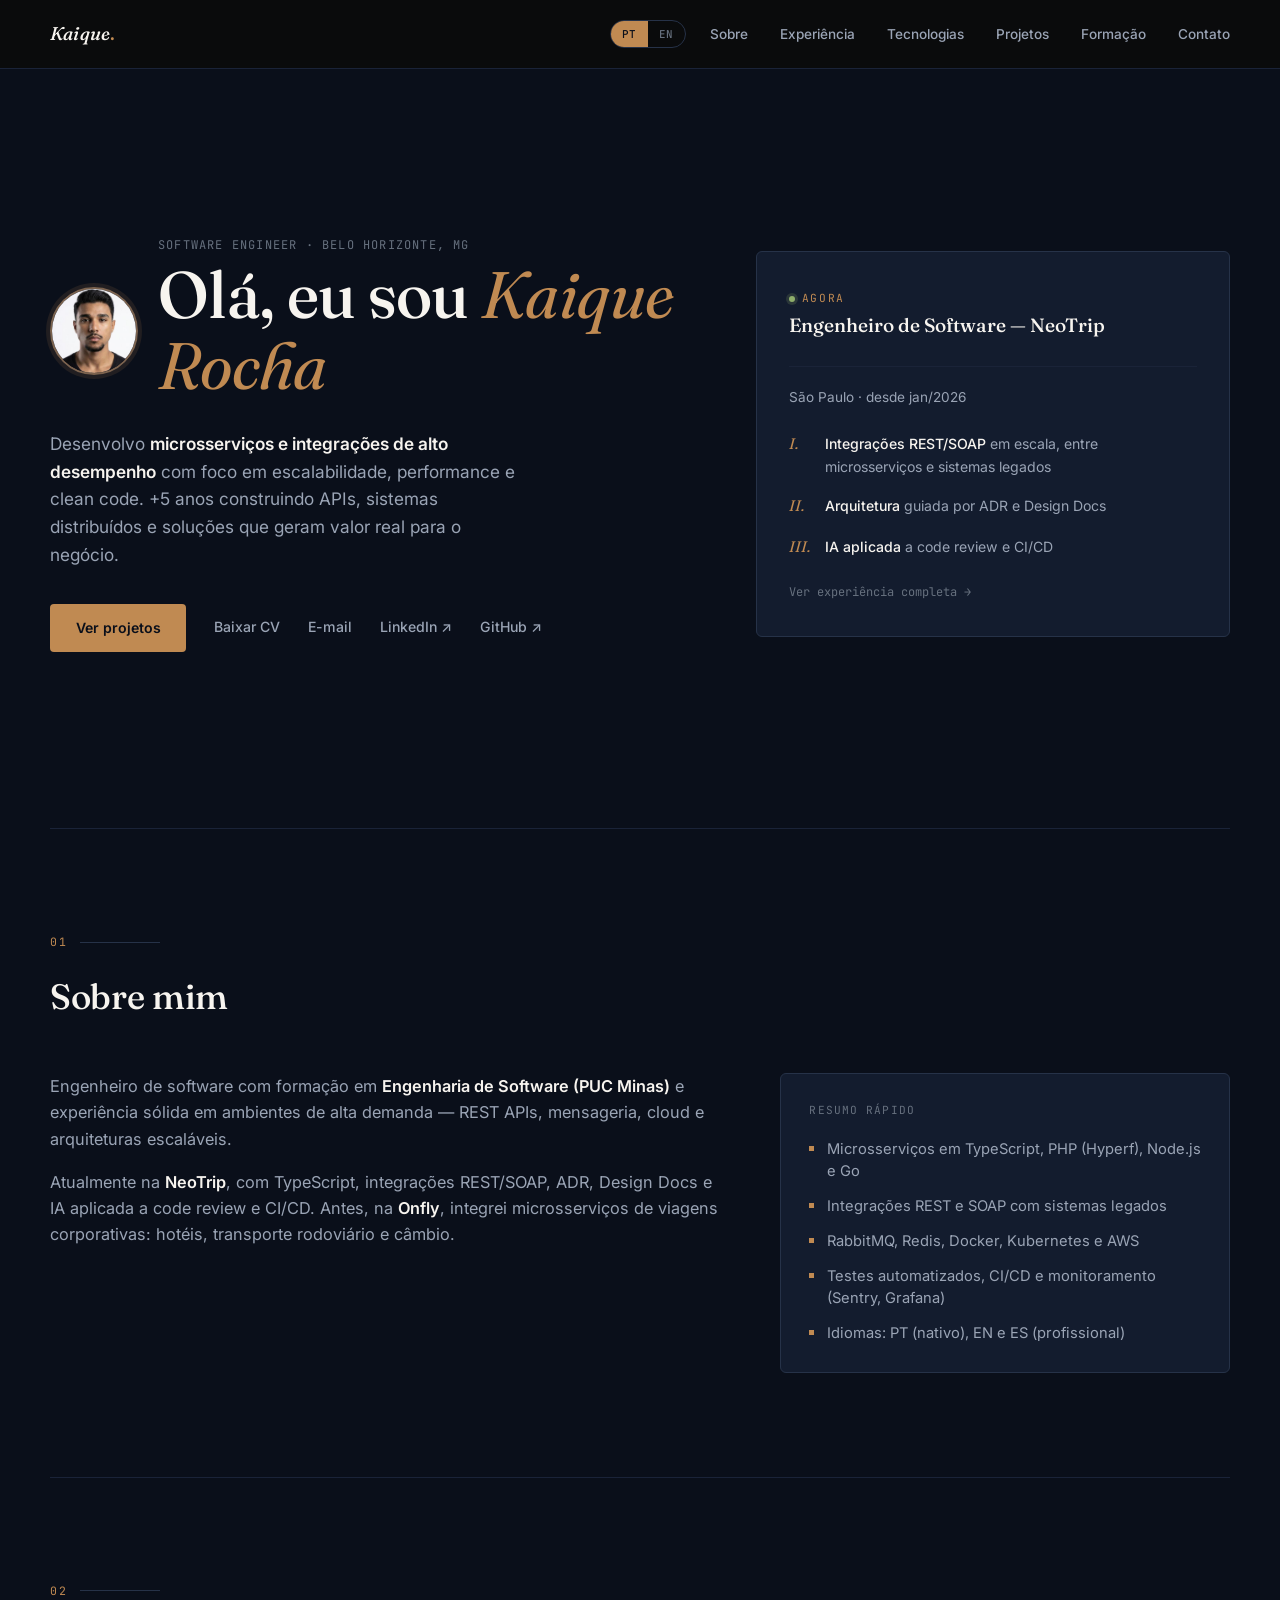
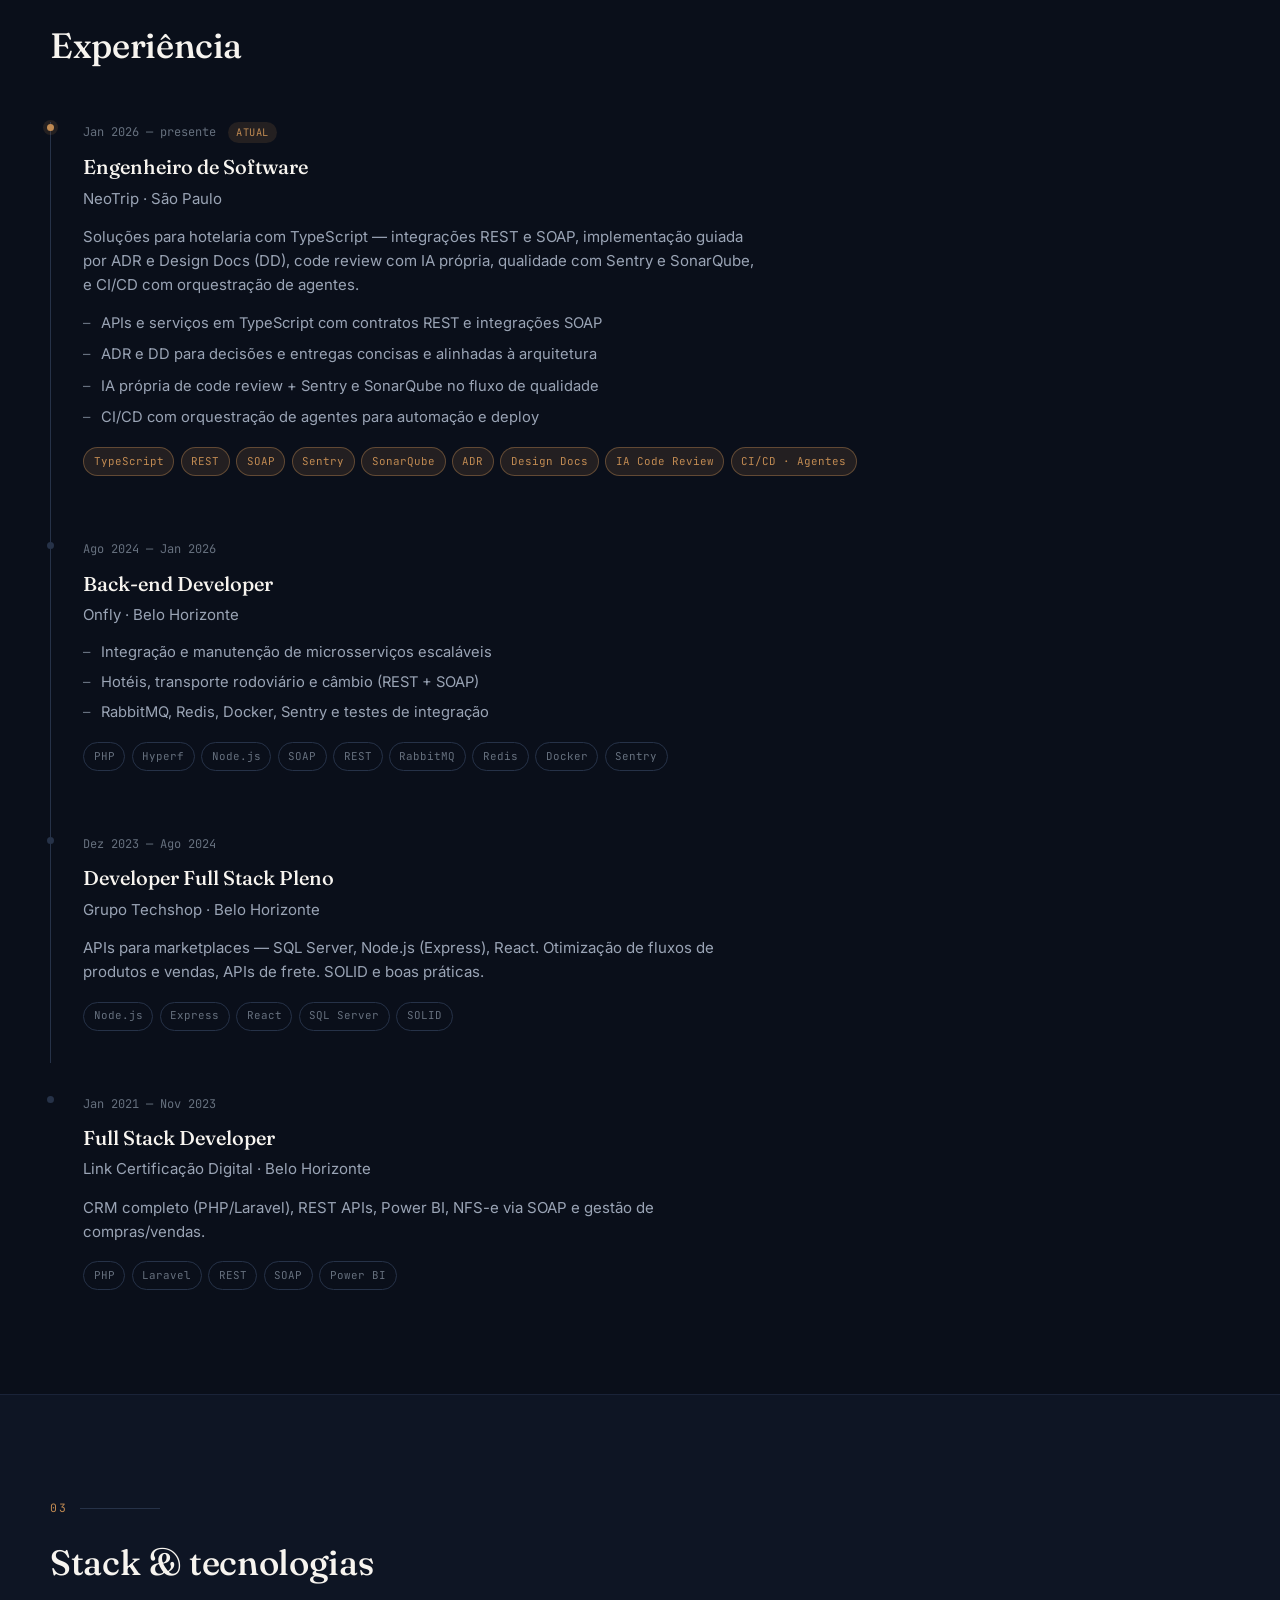
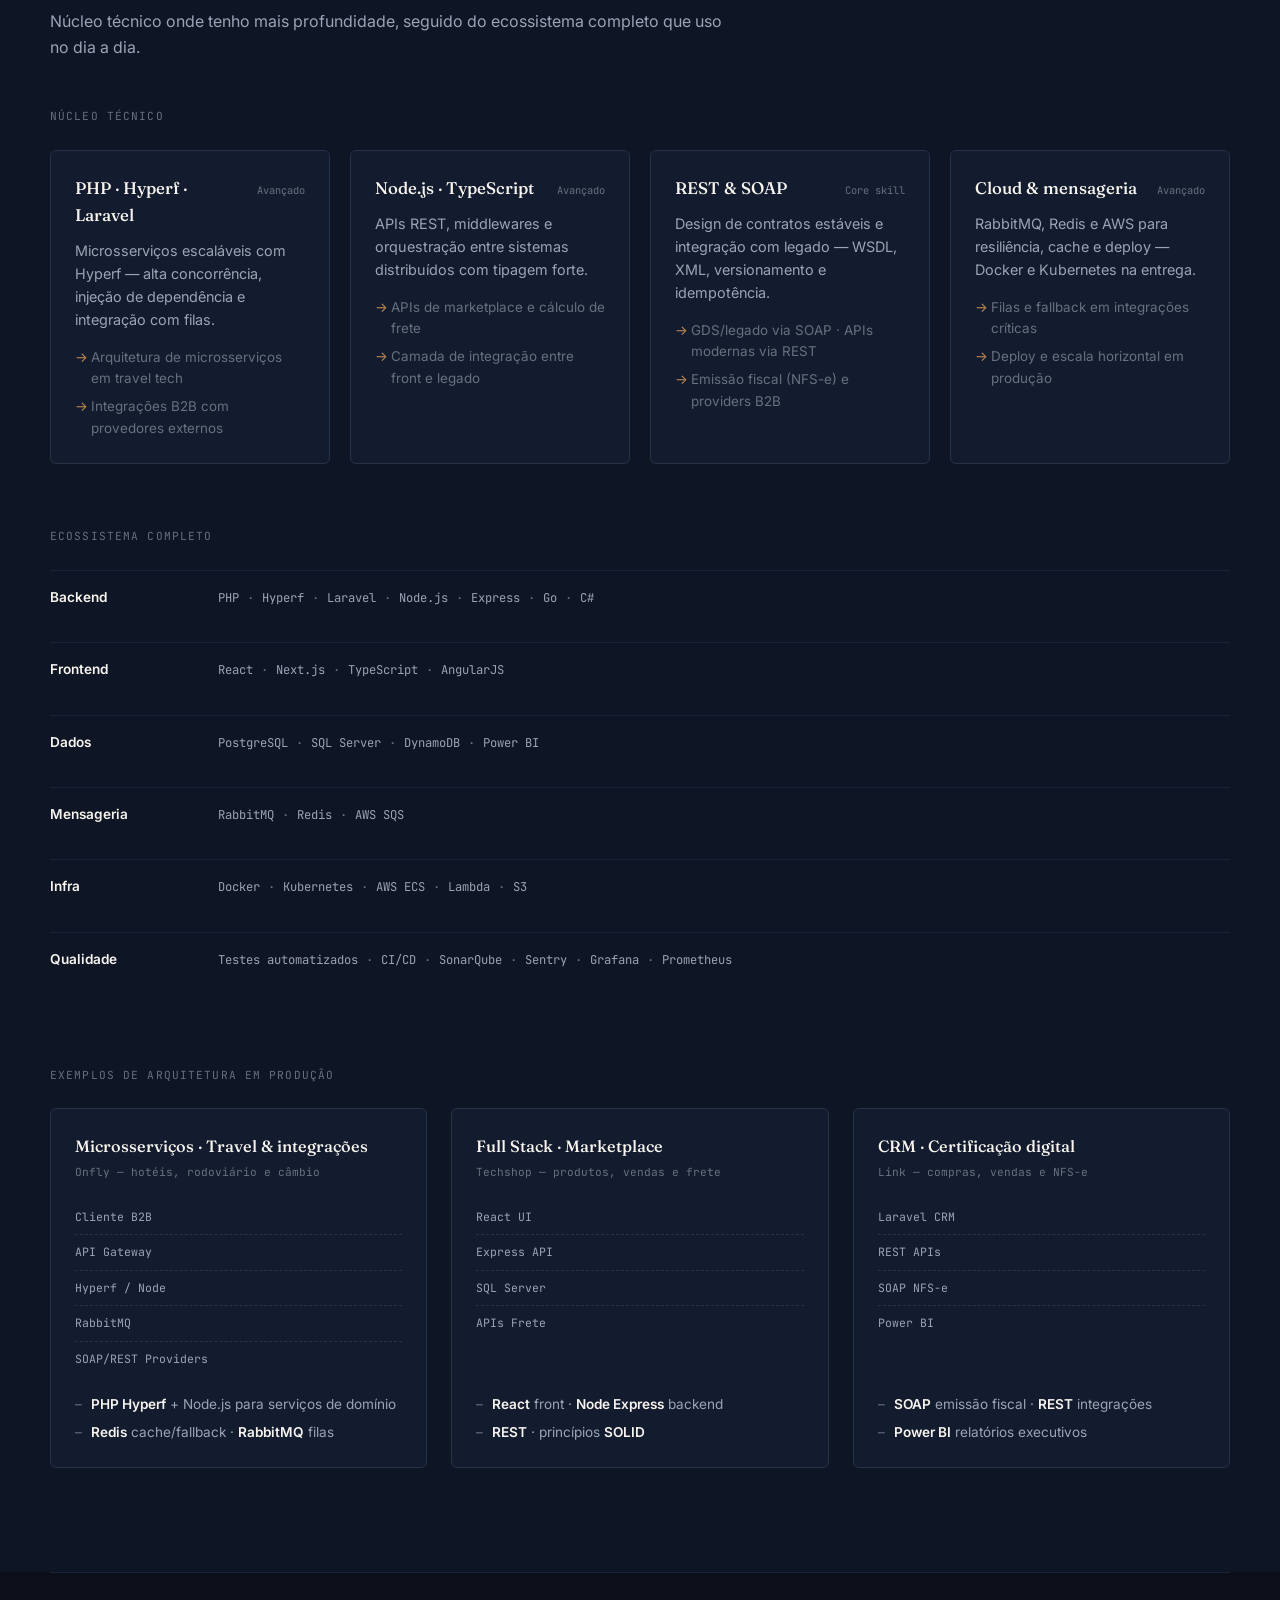
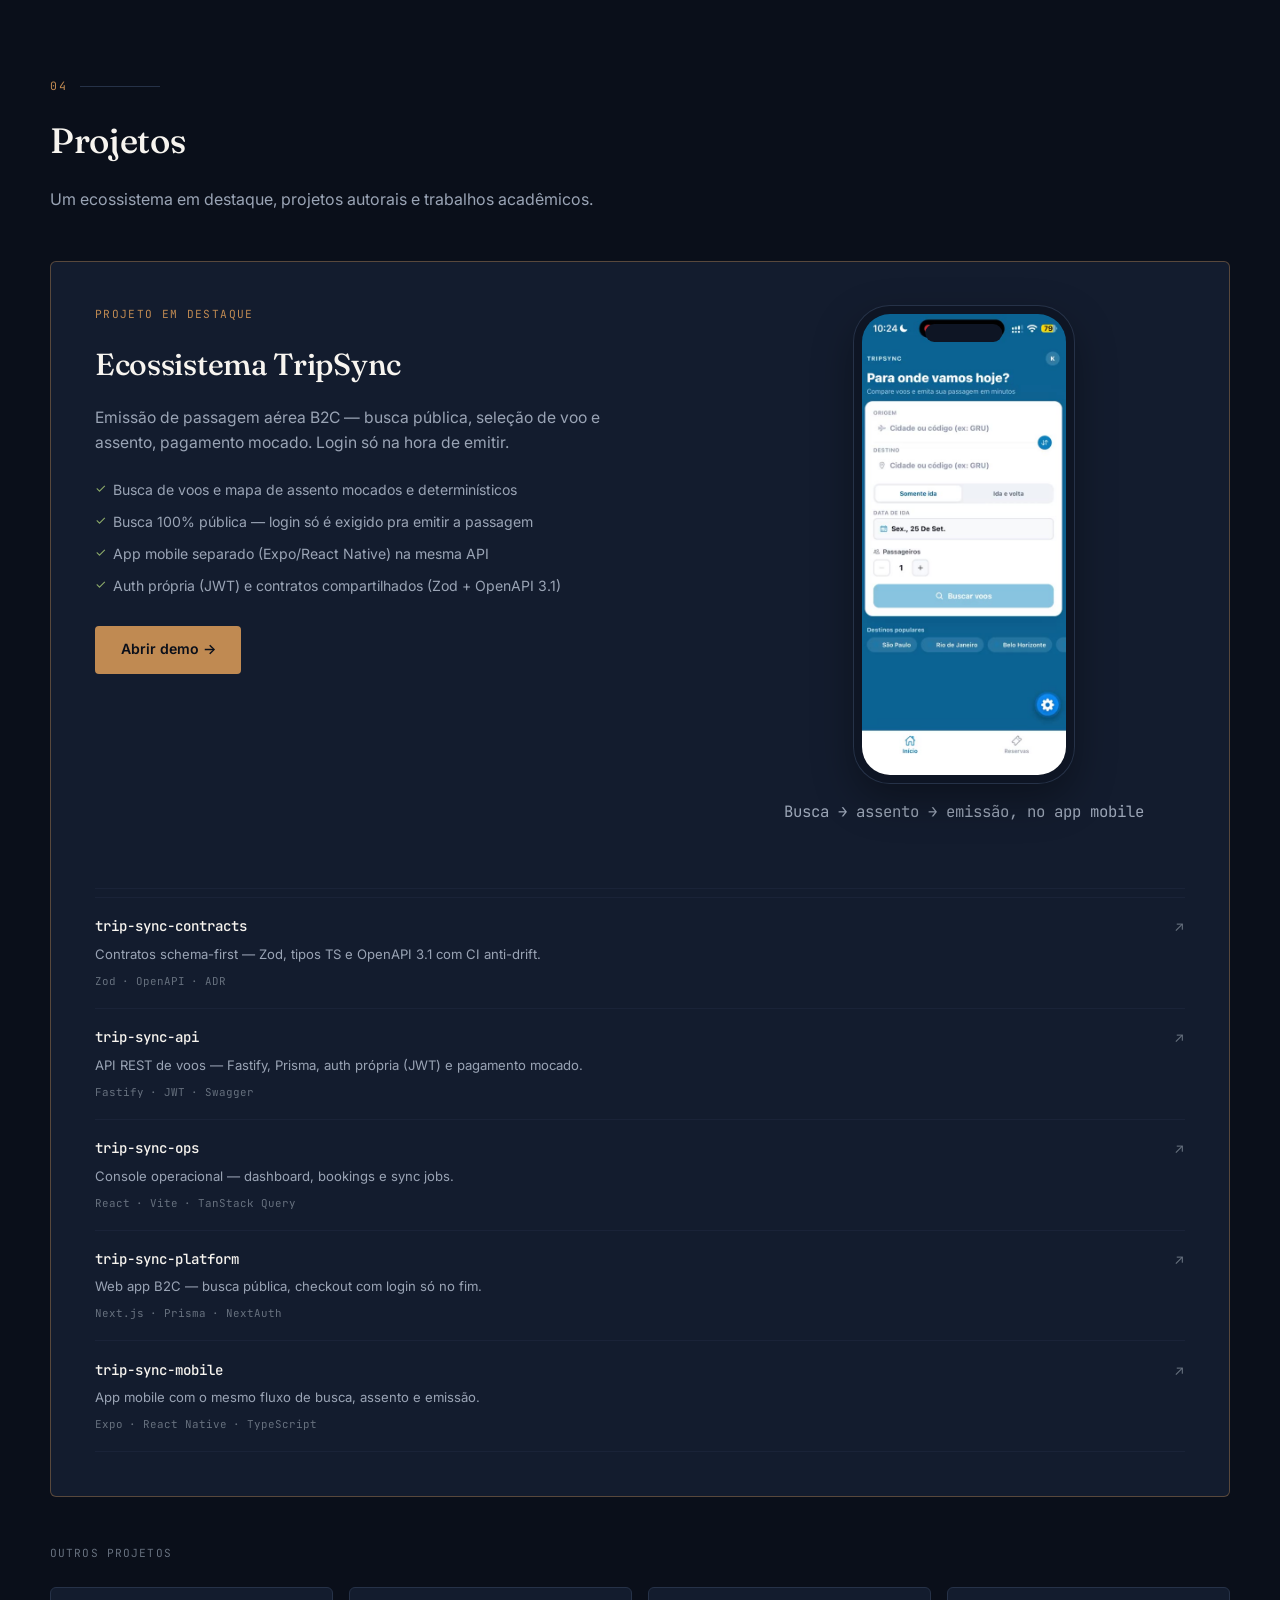
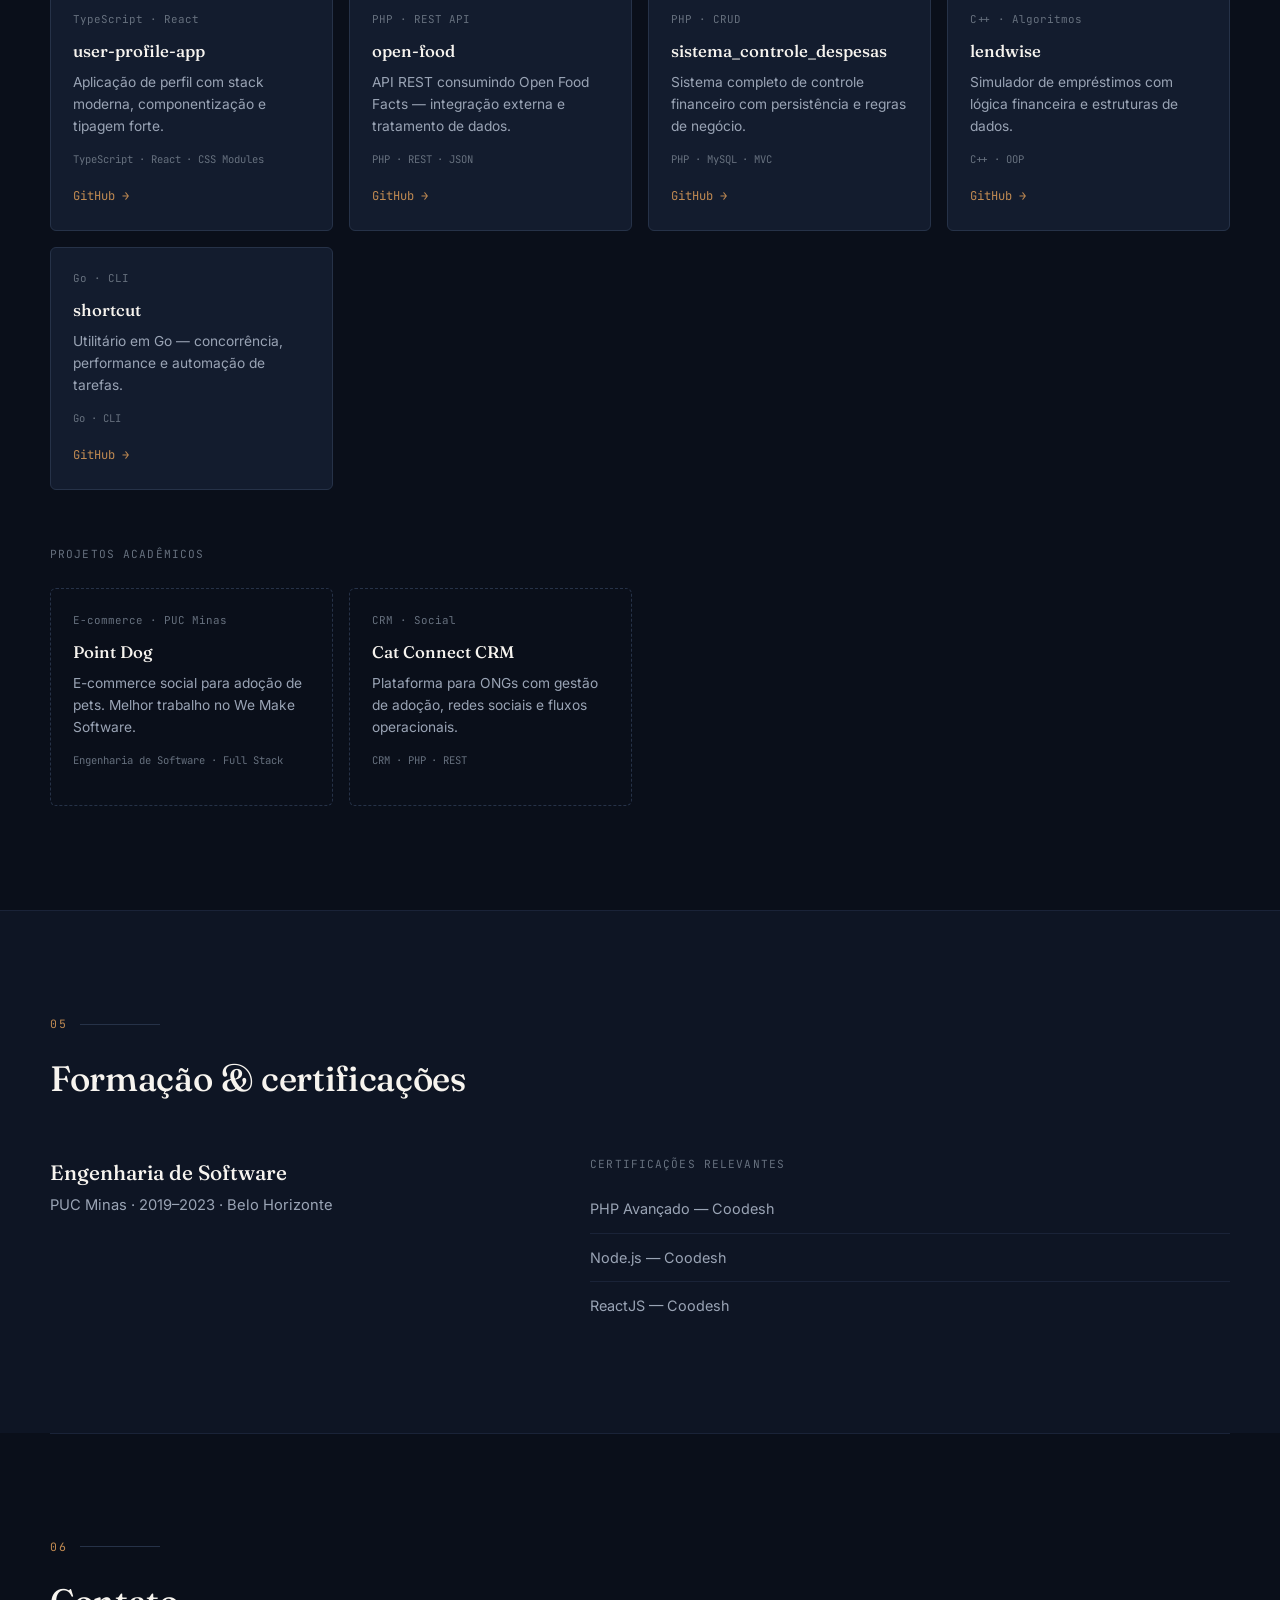
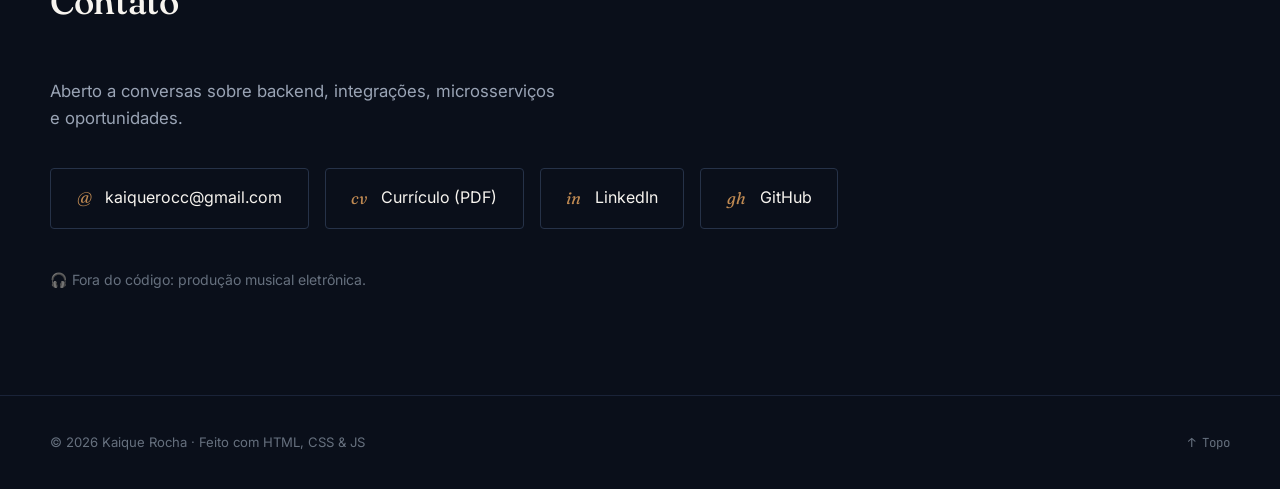
<file: index.html>
<!DOCTYPE html>
<html lang="pt-BR">
<head>
  <meta charset="UTF-8" />
  <meta name="viewport" content="width=device-width, initial-scale=1.0" />
  <meta name="description" content="Kaique Rocha — Software Engineer especializado em microsserviços, integrações e backend de alto desempenho." />
  <meta name="author" content="Kaique Rocha" />
  <meta name="theme-color" content="#0a0f1a" />
  <title>Kaique Rocha · Software Engineer</title>

  <link rel="canonical" href="https://kaiqueroc.github.io/" />
  <link rel="icon" type="image/png" sizes="32x32" href="assets/favicon-32.png" />
  <link rel="icon" type="image/png" sizes="48x48" href="assets/favicon.png" />
  <link rel="apple-touch-icon" href="assets/apple-touch-icon.png" />

  <meta property="og:type" content="website" />
  <meta property="og:locale" content="pt_BR" />
  <meta property="og:locale:alternate" content="en_US" />
  <meta property="og:url" content="https://kaiqueroc.github.io/" />
  <meta property="og:site_name" content="Kaique Rocha" />
  <meta property="og:title" content="Kaique Rocha · Software Engineer" />
  <meta property="og:description" content="Software Engineer especializado em microsserviços, integrações e backend de alto desempenho. +5 anos em APIs, TypeScript, PHP e sistemas distribuídos." />
  <meta property="og:image" content="https://kaiqueroc.github.io/assets/og-image.jpg" />
  <meta property="og:image:width" content="1200" />
  <meta property="og:image:height" content="630" />
  <meta property="og:image:alt" content="Kaique Rocha — Software Engineer" />

  <meta name="twitter:card" content="summary_large_image" />
  <meta name="twitter:title" content="Kaique Rocha · Software Engineer" />
  <meta name="twitter:description" content="Software Engineer especializado em microsserviços, integrações e backend de alto desempenho." />
  <meta name="twitter:image" content="https://kaiqueroc.github.io/assets/og-image.jpg" />

  <script type="application/ld+json">
  {
    "@context": "https://schema.org",
    "@type": "Person",
    "name": "Kaique Rocha",
    "url": "https://kaiqueroc.github.io/",
    "image": "https://kaiqueroc.github.io/assets/avatar.jpg",
    "jobTitle": "Software Engineer",
    "description": "Software Engineer especializado em microsserviços, integrações e backend de alto desempenho.",
    "email": "mailto:kaiquerocc@gmail.com",
    "address": {
      "@type": "PostalAddress",
      "addressLocality": "Belo Horizonte",
      "addressRegion": "MG",
      "addressCountry": "BR"
    },
    "alumniOf": {
      "@type": "CollegeOrUniversity",
      "name": "PUC Minas"
    },
    "knowsAbout": [
      "Microsserviços",
      "TypeScript",
      "PHP",
      "Node.js",
      "Integrações REST",
      "SOAP",
      "RabbitMQ",
      "AWS"
    ],
    "sameAs": [
      "https://www.linkedin.com/in/kaiqueroc",
      "https://github.com/kaiqueRoc"
    ]
  }
  </script>

  <link rel="preconnect" href="https://fonts.googleapis.com" />
  <link rel="preconnect" href="https://fonts.gstatic.com" crossorigin />
  <link href="https://fonts.googleapis.com/css2?family=Fraunces:ital,wght@0,400;0,500;0,600;1,400;1,500&family=Inter:wght@400;500;600;700&family=JetBrains+Mono:wght@400;500&display=swap" rel="stylesheet" />
  <link rel="stylesheet" href="css/style.css" />
</head>
<body>
  <header class="header" id="top">
    <nav class="nav container">
      <a href="#top" class="logo">Kaique<span class="logo-dot">.</span></a>
      <div class="nav-right">
        <div class="lang-switch" role="group" aria-label="Idioma / Language">
          <button type="button" class="lang-btn active" data-lang="pt" aria-pressed="true" data-i18n="lang.pt">PT</button>
          <button type="button" class="lang-btn" data-lang="en" aria-pressed="false" data-i18n="lang.en">EN</button>
        </div>
        <button class="nav-toggle" data-i18n="nav.menu" data-i18n-attr="aria-label" aria-label="Abrir menu" aria-expanded="false">
          <span></span><span></span><span></span>
        </button>
        <ul class="nav-links">
          <li><a href="#sobre" data-i18n="nav.about">Sobre</a></li>
          <li><a href="#experiencia" data-i18n="nav.experience">Experiência</a></li>
          <li><a href="#stack" data-i18n="nav.stack">Tecnologias</a></li>
          <li><a href="#projetos" data-i18n="nav.projects">Projetos</a></li>
          <li><a href="#formacao" data-i18n="nav.education">Formação</a></li>
          <li><a href="#contato" data-i18n="nav.contact">Contato</a></li>
        </ul>
      </div>
    </nav>
  </header>

  <main>
    <section class="hero container">
      <div class="hero-content">
        <div class="hero-identity">
          <img
            class="hero-avatar"
            src="assets/avatar.jpg"
            alt="Foto de Kaique Rocha"
            width="88"
            height="88"
            decoding="async"
          />
          <div>
            <p class="hero-label" data-i18n="hero.label">Software Engineer · Belo Horizonte, MG</p>
            <h1 data-i18n="hero.title" data-i18n-html="true">Olá, eu sou <em>Kaique Rocha</em></h1>
          </div>
        </div>
        <p class="hero-desc" data-i18n="hero.desc" data-i18n-html="true">
          Desenvolvo <strong>microsserviços e integrações de alto desempenho</strong> com foco em
          escalabilidade, performance e clean code. +5 anos construindo APIs, sistemas distribuídos
          e soluções que geram valor real para o negócio.
        </p>
        <div class="hero-cta">
          <a href="#projetos" class="btn btn-primary" data-i18n="hero.cta.projects">Ver projetos</a>
          <a href="assets/kaique-rocha-cv.pdf" class="link-arrow" download data-i18n="hero.cta.cv">Baixar CV</a>
          <a href="mailto:kaiquerocc@gmail.com" class="link-arrow" data-i18n="hero.cta.email">E-mail</a>
          <a href="https://www.linkedin.com/in/kaiqueroc" target="_blank" rel="noopener" class="link-arrow">LinkedIn ↗</a>
          <a href="https://github.com/kaiqueRoc" target="_blank" rel="noopener" class="link-arrow">GitHub ↗</a>
        </div>
      </div>

      <div class="now-card">
        <div class="now-card-head">
          <div>
            <span class="now-label"><span class="now-dot"></span><span data-i18n="now.label">Agora</span></span>
            <h3 data-i18n="now.role">Engenheiro de Software — NeoTrip</h3>
          </div>
        </div>
        <p class="now-meta" data-i18n="now.meta">São Paulo · desde jan/2026</p>
        <ol class="focus-list">
          <li>
            <span class="focus-index">I.</span>
            <p data-i18n="now.f1" data-i18n-html="true"><strong>Integrações REST/SOAP</strong> em escala, entre microsserviços e sistemas legados</p>
          </li>
          <li>
            <span class="focus-index">II.</span>
            <p data-i18n="now.f2" data-i18n-html="true"><strong>Arquitetura</strong> guiada por ADR e Design Docs</p>
          </li>
          <li>
            <span class="focus-index">III.</span>
            <p data-i18n="now.f3" data-i18n-html="true"><strong>IA aplicada</strong> a code review e CI/CD</p>
          </li>
        </ol>
        <a href="#experiencia" class="now-cta" data-i18n="now.cta">Ver experiência completa →</a>
      </div>
    </section>

    <section id="sobre" class="section container">
      <div class="section-head">
        <span class="section-eyebrow">01</span>
        <h2 class="section-title" data-i18n="about.title">Sobre mim</h2>
      </div>
      <div class="about-grid">
        <div class="about-copy">
          <p data-i18n="about.p1" data-i18n-html="true">
            Engenheiro de software com formação em <strong>Engenharia de Software (PUC Minas)</strong>
            e experiência sólida em ambientes de alta demanda — REST APIs, mensageria, cloud e
            arquiteturas escaláveis.
          </p>
          <p data-i18n="about.p2" data-i18n-html="true">
            Atualmente na <strong>NeoTrip</strong>, com TypeScript, REST/SOAP, ADR, Design Docs e IA em code review e CI/CD.
            Antes, na <strong>Onfly</strong>, integrei microsserviços de viagens corporativas:
            reservas de hotéis, transporte rodoviário e câmbio.
          </p>
        </div>
        <aside class="about-facts">
          <p class="about-facts-title" data-i18n="about.facts.title">Resumo rápido</p>
          <ul>
            <li data-i18n="about.l1">Microsserviços em TypeScript, PHP (Hyperf), Node.js e Go</li>
            <li data-i18n="about.l2">Integrações REST e SOAP com sistemas legados</li>
            <li data-i18n="about.l3">RabbitMQ, Redis, Docker, Kubernetes e AWS</li>
            <li data-i18n="about.l4">Testes automatizados, CI/CD e monitoramento (Sentry, Grafana)</li>
            <li data-i18n="about.l5">Idiomas: PT (nativo), EN e ES (profissional)</li>
          </ul>
        </aside>
      </div>
    </section>

    <section id="experiencia" class="section container">
      <div class="section-head">
        <span class="section-eyebrow">02</span>
        <h2 class="section-title" data-i18n="experience.title">Experiência</h2>
      </div>
      <div class="timeline">
        <article class="timeline-item is-current">
          <div class="timeline-meta">
            <span class="timeline-date" data-i18n="exp.n1.date">Jan 2026 — presente</span>
            <span class="timeline-badge" data-i18n="exp.badge">Atual</span>
          </div>
          <h3 data-i18n="exp.n1.role">Engenheiro de Software</h3>
          <p class="timeline-company">NeoTrip · São Paulo</p>
          <p data-i18n="exp.n1.desc">Soluções para hotelaria com TypeScript — integrações REST e SOAP, implementação guiada por ADR e Design Docs (DD), code review com IA própria, qualidade com Sentry e SonarQube, e CI/CD com orquestração de agentes.</p>
          <ul class="timeline-bullets">
            <li data-i18n="exp.n1.b1">APIs e serviços em TypeScript com contratos REST e integrações SOAP</li>
            <li data-i18n="exp.n1.b2">ADR e DD para decisões e entregas concisas e alinhadas à arquitetura</li>
            <li data-i18n="exp.n1.b3">IA própria de code review + Sentry e SonarQube no fluxo de qualidade</li>
            <li data-i18n="exp.n1.b4">CI/CD com orquestração de agentes para automação e deploy</li>
          </ul>
          <div class="timeline-tech">
            <span data-i18n="exp.n1.t1">TypeScript</span><span data-i18n="exp.n1.t2">REST</span><span data-i18n="exp.n1.t3">SOAP</span>
            <span data-i18n="exp.n1.t4">Sentry</span><span data-i18n="exp.n1.t5">SonarQube</span><span data-i18n="exp.n1.t6">ADR</span>
            <span data-i18n="exp.n1.t7">Design Docs</span><span data-i18n="exp.n1.t8">IA Code Review</span><span data-i18n="exp.n1.t9">CI/CD · Agentes</span>
          </div>
        </article>
        <article class="timeline-item">
          <div class="timeline-meta">
            <span class="timeline-date" data-i18n="exp.n2.date">Ago 2024 — Jan 2026</span>
          </div>
          <h3 data-i18n="exp.n2.role">Back-end Developer</h3>
          <p class="timeline-company">Onfly · Belo Horizonte</p>
          <ul>
            <li data-i18n="exp.n2.l1">Integração e manutenção de microsserviços escaláveis</li>
            <li data-i18n="exp.n2.l2">Hotéis, transporte rodoviário e câmbio (REST + SOAP)</li>
            <li data-i18n="exp.n2.l3">RabbitMQ, Redis, Docker, Sentry e testes de integração</li>
          </ul>
          <div class="timeline-tech">
            <span>PHP</span><span>Hyperf</span><span>Node.js</span><span>SOAP</span><span>REST</span>
            <span>RabbitMQ</span><span>Redis</span><span>Docker</span><span>Sentry</span>
          </div>
        </article>
        <article class="timeline-item">
          <div class="timeline-meta">
            <span class="timeline-date" data-i18n="exp.n3.date">Dez 2023 — Ago 2024</span>
          </div>
          <h3 data-i18n="exp.n3.role">Developer Full Stack Pleno</h3>
          <p class="timeline-company">Grupo Techshop · Belo Horizonte</p>
          <p data-i18n="exp.n3.desc">APIs para marketplaces — SQL Server, Node.js (Express), React. Otimização de fluxos de produtos e vendas, APIs de frete. SOLID e boas práticas.</p>
          <div class="timeline-tech">
            <span>Node.js</span><span>Express</span><span>React</span><span>SQL Server</span><span>SOLID</span>
          </div>
        </article>
        <article class="timeline-item">
          <div class="timeline-meta">
            <span class="timeline-date" data-i18n="exp.n4.date">Jan 2021 — Nov 2023</span>
          </div>
          <h3 data-i18n="exp.n4.role">Full Stack Developer</h3>
          <p class="timeline-company">Link Certificação Digital · Belo Horizonte</p>
          <p data-i18n="exp.n4.desc">CRM completo (PHP/Laravel), REST APIs, Power BI, NFS-e via SOAP e gestão de compras/vendas.</p>
          <div class="timeline-tech">
            <span>PHP</span><span>Laravel</span><span>REST</span><span>SOAP</span><span>Power BI</span>
          </div>
        </article>
      </div>
    </section>

    <section id="stack" class="section section-alt">
      <div class="container">
        <div class="section-head">
          <span class="section-eyebrow">03</span>
          <h2 class="section-title" data-i18n="stack.title">Stack &amp; tecnologias</h2>
          <p class="section-intro" data-i18n="stack.intro">Núcleo técnico onde tenho mais profundidade, seguido do ecossistema completo que uso no dia a dia.</p>
        </div>

        <p class="stack-groups-title" data-i18n="stack.core.title">Núcleo técnico</p>
        <div class="stack-core">
          <article class="core-card">
            <div class="core-card-head">
              <h3>PHP · Hyperf · Laravel</h3>
              <span class="core-level">Avançado</span>
            </div>
            <p>Microsserviços escaláveis com Hyperf — alta concorrência, injeção de dependência e integração com filas.</p>
            <ul class="core-uses">
              <li>Arquitetura de microsserviços em travel tech</li>
              <li>Integrações B2B com provedores externos</li>
            </ul>
          </article>
          <article class="core-card">
            <div class="core-card-head">
              <h3>Node.js · TypeScript</h3>
              <span class="core-level">Avançado</span>
            </div>
            <p>APIs REST, middlewares e orquestração entre sistemas distribuídos com tipagem forte.</p>
            <ul class="core-uses">
              <li>APIs de marketplace e cálculo de frete</li>
              <li>Camada de integração entre front e legado</li>
            </ul>
          </article>
          <article class="core-card">
            <div class="core-card-head">
              <h3>REST &amp; SOAP</h3>
              <span class="core-level">Core skill</span>
            </div>
            <p>Design de contratos estáveis e integração com legado — WSDL, XML, versionamento e idempotência.</p>
            <ul class="core-uses">
              <li>GDS/legado via SOAP · APIs modernas via REST</li>
              <li>Emissão fiscal (NFS-e) e providers B2B</li>
            </ul>
          </article>
          <article class="core-card">
            <div class="core-card-head">
              <h3>Cloud &amp; mensageria</h3>
              <span class="core-level">Avançado</span>
            </div>
            <p>RabbitMQ, Redis e AWS para resiliência, cache e deploy — Docker e Kubernetes na entrega.</p>
            <ul class="core-uses">
              <li>Filas e fallback em integrações críticas</li>
              <li>Deploy e escala horizontal em produção</li>
            </ul>
          </article>
        </div>

        <p class="stack-groups-title" data-i18n="stack.ecosystem.title">Ecossistema completo</p>
        <div class="stack-groups">
          <div class="stack-group">
            <span class="stack-group-name">Backend</span>
            <div class="stack-group-tags"><span>PHP</span><span>Hyperf</span><span>Laravel</span><span>Node.js</span><span>Express</span><span>Go</span><span>C#</span></div>
          </div>
          <div class="stack-group">
            <span class="stack-group-name">Frontend</span>
            <div class="stack-group-tags"><span>React</span><span>Next.js</span><span>TypeScript</span><span>AngularJS</span></div>
          </div>
          <div class="stack-group">
            <span class="stack-group-name">Dados</span>
            <div class="stack-group-tags"><span>PostgreSQL</span><span>SQL Server</span><span>DynamoDB</span><span>Power BI</span></div>
          </div>
          <div class="stack-group">
            <span class="stack-group-name">Mensageria</span>
            <div class="stack-group-tags"><span>RabbitMQ</span><span>Redis</span><span>AWS SQS</span></div>
          </div>
          <div class="stack-group">
            <span class="stack-group-name">Infra</span>
            <div class="stack-group-tags"><span>Docker</span><span>Kubernetes</span><span>AWS ECS</span><span>Lambda</span><span>S3</span></div>
          </div>
          <div class="stack-group">
            <span class="stack-group-name">Qualidade</span>
            <div class="stack-group-tags"><span>Testes automatizados</span><span>CI/CD</span><span>SonarQube</span><span>Sentry</span><span>Grafana</span><span>Prometheus</span></div>
          </div>
        </div>

        <div class="arch-section">
          <p class="arch-title-sm" data-i18n="arch.title">Exemplos de arquitetura em produção</p>
          <div class="arch-grid">
            <article class="arch-card">
              <h4 data-i18n="arch.travel.title">Microsserviços · Travel</h4>
              <p class="arch-context" data-i18n="arch.travel.context">Onfly — hotéis, rodoviário e câmbio</p>
              <div class="arch-pipeline">
                <div class="arch-node" data-i18n="arch.travel.s1">Cliente B2B</div>
                <div class="arch-node" data-i18n="arch.travel.s2">API Gateway</div>
                <div class="arch-node" data-i18n="arch.travel.s3">Hyperf / Node</div>
                <div class="arch-node" data-i18n="arch.travel.s4">RabbitMQ</div>
                <div class="arch-node" data-i18n="arch.travel.s5">SOAP/REST Providers</div>
              </div>
              <ul class="arch-stack-list">
                <li data-i18n="arch.travel.l1" data-i18n-html="true"><strong>PHP Hyperf</strong> + Node.js para serviços de domínio</li>
                <li data-i18n="arch.travel.l3" data-i18n-html="true"><strong>Redis</strong> cache/fallback · <strong>RabbitMQ</strong> filas</li>
              </ul>
            </article>
            <article class="arch-card">
              <h4 data-i18n="arch.market.title">Full Stack · Marketplace</h4>
              <p class="arch-context" data-i18n="arch.market.context">Techshop — produtos, vendas e frete</p>
              <div class="arch-pipeline">
                <div class="arch-node" data-i18n="arch.market.s1">React UI</div>
                <div class="arch-node" data-i18n="arch.market.s2">Express API</div>
                <div class="arch-node" data-i18n="arch.market.s3">SQL Server</div>
                <div class="arch-node" data-i18n="arch.market.s4">APIs Frete</div>
              </div>
              <ul class="arch-stack-list">
                <li data-i18n="arch.market.l1" data-i18n-html="true"><strong>React</strong> front · <strong>Node Express</strong> backend</li>
                <li data-i18n="arch.market.l3" data-i18n-html="true"><strong>REST</strong> · princípios <strong>SOLID</strong></li>
              </ul>
            </article>
            <article class="arch-card">
              <h4 data-i18n="arch.crm.title">CRM · Certificação digital</h4>
              <p class="arch-context" data-i18n="arch.crm.context">Link — compras, vendas e NFS-e</p>
              <div class="arch-pipeline">
                <div class="arch-node" data-i18n="arch.crm.s1">Laravel CRM</div>
                <div class="arch-node" data-i18n="arch.crm.s2">REST APIs</div>
                <div class="arch-node" data-i18n="arch.crm.s3">SOAP NFS-e</div>
                <div class="arch-node" data-i18n="arch.crm.s4">Power BI</div>
              </div>
              <ul class="arch-stack-list">
                <li data-i18n="arch.crm.l2" data-i18n-html="true"><strong>SOAP</strong> emissão fiscal · <strong>REST</strong> integrações</li>
                <li data-i18n="arch.crm.l3" data-i18n-html="true"><strong>Power BI</strong> relatórios executivos</li>
              </ul>
            </article>
          </div>
        </div>
      </div>
    </section>

    <section id="projetos" class="section container">
      <div class="section-head">
        <span class="section-eyebrow">04</span>
        <h2 class="section-title" data-i18n="projects.title">Projetos</h2>
        <p class="section-intro" data-i18n="projects.intro">Um ecossistema em destaque, projetos autorais e trabalhos acadêmicos.</p>
      </div>

      <div class="featured-project">
        <div class="featured-project-main">
          <div>
            <span class="featured-label" data-i18n="projects.featured.label">Projeto em destaque</span>
            <h3>Ecossistema TripSync</h3>
            <p data-i18n="projects.tripsync.desc">Emissão de passagem aérea B2C — busca pública, seleção de voo e assento, pagamento mocado. Login só na hora de emitir.</p>
            <ul class="featured-highlights">
              <li>Busca de voos e mapa de assento mocados e determinísticos</li>
              <li>Busca 100% pública — login só é exigido pra emitir a passagem</li>
              <li>App mobile separado (Expo/React Native) na mesma API</li>
              <li>Auth própria (JWT) e contratos compartilhados (Zod + OpenAPI 3.1)</li>
            </ul>
            <a href="https://trip-sync-platform.vercel.app" target="_blank" rel="noopener" class="btn btn-primary" data-i18n="projects.tripsync.cta">Abrir demo →</a>
          </div>
          <div class="phone-mockup">
            <div class="phone-frame">
              <video
                class="phone-screen"
                poster="assets/tripsync-mobile-demo-poster.jpg"
                autoplay
                muted
                loop
                playsinline
                webkit-playsinline="true"
                preload="auto"
                aria-label="Demo do fluxo de reserva do TripSync em um celular: busca, seleção, emissão e confirmação"
              >
                <source src="assets/tripsync-mobile-demo.mp4" type="video/mp4" />
              </video>
            </div>
            <p class="phone-caption" data-i18n="projects.tripsync.phoneCaption">Busca → assento → emissão, no app mobile</p>
          </div>
        </div>
        <div class="repo-map">
          <a href="https://github.com/kaiqueRoc/trip-sync-contracts" target="_blank" rel="noopener" class="repo-row">
            <div class="repo-row-head"><span class="repo-name">trip-sync-contracts</span><span class="repo-arrow">↗</span></div>
            <p>Contratos schema-first — Zod, tipos TS e OpenAPI 3.1 com CI anti-drift.</p>
            <div class="repo-tags"><span>Zod</span><span>OpenAPI</span><span>ADR</span></div>
          </a>
          <a href="https://github.com/kaiqueRoc/trip-sync-api" target="_blank" rel="noopener" class="repo-row">
            <div class="repo-row-head"><span class="repo-name">trip-sync-api</span><span class="repo-arrow">↗</span></div>
            <p>API REST de voos — Fastify, Prisma, auth própria (JWT) e pagamento mocado.</p>
            <div class="repo-tags"><span>Fastify</span><span>JWT</span><span>Swagger</span></div>
          </a>
          <a href="https://github.com/kaiqueRoc/trip-sync-ops" target="_blank" rel="noopener" class="repo-row">
            <div class="repo-row-head"><span class="repo-name">trip-sync-ops</span><span class="repo-arrow">↗</span></div>
            <p>Console operacional — dashboard, bookings e sync jobs.</p>
            <div class="repo-tags"><span>React</span><span>Vite</span><span>TanStack Query</span></div>
          </a>
          <a href="https://github.com/kaiqueRoc/trip-sync-platform" target="_blank" rel="noopener" class="repo-row">
            <div class="repo-row-head"><span class="repo-name">trip-sync-platform</span><span class="repo-arrow">↗</span></div>
            <p>Web app B2C — busca pública, checkout com login só no fim.</p>
            <div class="repo-tags"><span>Next.js</span><span>Prisma</span><span>NextAuth</span></div>
          </a>
          <a href="https://github.com/kaiqueRoc/trip-sync-mobile" target="_blank" rel="noopener" class="repo-row">
            <div class="repo-row-head"><span class="repo-name">trip-sync-mobile</span><span class="repo-arrow">↗</span></div>
            <p>App mobile com o mesmo fluxo de busca, assento e emissão.</p>
            <div class="repo-tags"><span>Expo</span><span>React Native</span><span>TypeScript</span></div>
          </a>
        </div>
      </div>

      <p class="stack-groups-title" data-i18n="projects.other.title">Outros projetos</p>
      <div class="projects-other">
        <a href="https://github.com/kaiqueRoc/user-profile-app" target="_blank" rel="noopener" class="project-card">
          <span class="project-lang">TypeScript · React</span>
          <h4>user-profile-app</h4>
          <p>Aplicação de perfil com stack moderna, componentização e tipagem forte.</p>
          <div class="project-stack"><span>TypeScript</span><span>React</span><span>CSS Modules</span></div>
          <span class="project-link">GitHub →</span>
        </a>
        <a href="https://github.com/kaiqueRoc/open-food" target="_blank" rel="noopener" class="project-card">
          <span class="project-lang">PHP · REST API</span>
          <h4>open-food</h4>
          <p>API REST consumindo Open Food Facts — integração externa e tratamento de dados.</p>
          <div class="project-stack"><span>PHP</span><span>REST</span><span>JSON</span></div>
          <span class="project-link">GitHub →</span>
        </a>
        <a href="https://github.com/kaiqueRoc/sistema_controle_despesas" target="_blank" rel="noopener" class="project-card">
          <span class="project-lang">PHP · CRUD</span>
          <h4>sistema_controle_despesas</h4>
          <p>Sistema completo de controle financeiro com persistência e regras de negócio.</p>
          <div class="project-stack"><span>PHP</span><span>MySQL</span><span>MVC</span></div>
          <span class="project-link">GitHub →</span>
        </a>
        <a href="https://github.com/kaiqueRoc/lendwise" target="_blank" rel="noopener" class="project-card">
          <span class="project-lang">C++ · Algoritmos</span>
          <h4>lendwise</h4>
          <p>Simulador de empréstimos com lógica financeira e estruturas de dados.</p>
          <div class="project-stack"><span>C++</span><span>OOP</span></div>
          <span class="project-link">GitHub →</span>
        </a>
        <a href="https://github.com/kaiqueRoc/shortcut" target="_blank" rel="noopener" class="project-card">
          <span class="project-lang">Go · CLI</span>
          <h4>shortcut</h4>
          <p>Utilitário em Go — concorrência, performance e automação de tarefas.</p>
          <div class="project-stack"><span>Go</span><span>CLI</span></div>
          <span class="project-link">GitHub →</span>
        </a>
      </div>

      <p class="stack-groups-title" data-i18n="projects.academic.title">Projetos acadêmicos</p>
      <div class="projects-academic">
        <article class="project-card project-card-static">
          <span class="project-lang">E-commerce · PUC Minas</span>
          <h4>Point Dog</h4>
          <p>E-commerce social para adoção de pets. Melhor trabalho no We Make Software.</p>
          <div class="project-stack"><span>Engenharia de Software</span><span>Full Stack</span></div>
        </article>
        <article class="project-card project-card-static">
          <span class="project-lang">CRM · Social</span>
          <h4>Cat Connect CRM</h4>
          <p>Plataforma para ONGs com gestão de adoção, redes sociais e fluxos operacionais.</p>
          <div class="project-stack"><span>CRM</span><span>PHP</span><span>REST</span></div>
        </article>
      </div>
    </section>

    <section id="formacao" class="section section-alt">
      <div class="container">
        <div class="section-head">
          <span class="section-eyebrow">05</span>
          <h2 class="section-title" data-i18n="education.title">Formação &amp; certificações</h2>
        </div>
        <div class="edu-layout">
          <div class="edu-degree">
            <h3 data-i18n="edu.degree">Engenharia de Software</h3>
            <p data-i18n="edu.school">PUC Minas · 2019–2023 · Belo Horizonte</p>
          </div>
          <div>
            <p class="subsection-label" data-i18n="edu.certs.title">Certificações relevantes</p>
            <ul class="cert-list">
              <li><a href="https://coodesh.com/share/certificate/bc74c940-0f98-11ee-9234-c7bac91514fe" target="_blank" rel="noopener">PHP Avançado — Coodesh</a></li>
              <li><a href="https://coodesh.com/share/certificate/3f347b40-fbe5-11ed-9234-398d55d6a961" target="_blank" rel="noopener">Node.js — Coodesh</a></li>
              <li><a href="https://coodesh.com/share/certificate/3c415e20-0555-11ee-9234-ed12d763428d" target="_blank" rel="noopener">ReactJS — Coodesh</a></li>
            </ul>
          </div>
        </div>
      </div>
    </section>

    <section id="contato" class="section container">
      <div class="section-head">
        <span class="section-eyebrow">06</span>
        <h2 class="section-title" data-i18n="contact.title">Contato</h2>
      </div>
      <p class="contact-text" data-i18n="contact.text">Aberto a conversas sobre backend, integrações, microsserviços e oportunidades.</p>
      <div class="contact-links">
        <a href="mailto:kaiquerocc@gmail.com" class="contact-card">
          <span class="contact-icon">@</span>
          <span>kaiquerocc@gmail.com</span>
        </a>
        <a href="assets/kaique-rocha-cv.pdf" class="contact-card" download>
          <span class="contact-icon">cv</span>
          <span data-i18n="contact.cv">Currículo (PDF)</span>
        </a>
        <a href="https://www.linkedin.com/in/kaiqueroc" target="_blank" rel="noopener" class="contact-card">
          <span class="contact-icon">in</span>
          <span>LinkedIn</span>
        </a>
        <a href="https://github.com/kaiqueRoc" target="_blank" rel="noopener" class="contact-card">
          <span class="contact-icon">gh</span>
          <span>GitHub</span>
        </a>
      </div>
      <p class="contact-note" data-i18n="contact.note">🎧 Fora do código: produção musical eletrônica.</p>
    </section>
  </main>

  <footer class="footer">
    <div class="container footer-inner">
      <p>© <span id="year"></span> Kaique Rocha · <span data-i18n="footer.text">Feito com HTML, CSS &amp; JS</span></p>
      <a href="#top" class="back-top" data-i18n="footer.top">↑ Topo</a>
    </div>
  </footer>

  <script src="js/i18n.js"></script>
  <script src="js/main.js"></script>
</body>
</html>
</file>
<file: css/style.css>
:root {
  --bg: #0a0f1a;
  --bg-alt: #0e1524;
  --bg-card: #131c2e;
  --border: #263248;
  --border-soft: #1a2338;
  --text: #f7f4ef;
  --text-muted: #9aa4b5;
  --text-faint: #66707e;
  --accent: #c08a52;
  --accent-ink: #0a0f1a;
  --accent-soft: rgba(192, 138, 82, 0.14);
  --accent-border: rgba(192, 138, 82, 0.4);
  --green: #8fae6b;
  --radius: 4px;
  --radius-lg: 6px;
  --shadow: 0 16px 40px rgba(0, 0, 0, 0.35);
  --font-serif: "Fraunces", "Iowan Old Style", "Georgia", serif;
  --font: "Inter", system-ui, -apple-system, sans-serif;
  --mono: "JetBrains Mono", ui-monospace, monospace;
  --edge: min(4vw, 3rem);
}

*, *::before, *::after { box-sizing: border-box; margin: 0; padding: 0; }

html { scroll-behavior: smooth; }

body {
  font-family: var(--font);
  background: var(--bg);
  color: var(--text);
  line-height: 1.6;
  overflow-x: hidden;
  font-size: 16px;
}

a { color: var(--text); text-decoration: none; }

.container { width: min(1180px, 100% - var(--edge) * 2); margin: 0 auto; }

::selection { background: var(--accent-soft); color: var(--text); }

/* ---------- Section header pattern ---------- */
.section-head {
  display: flex;
  flex-direction: column;
  gap: 1.1rem;
  margin-bottom: 3rem;
}

.section-eyebrow {
  font-family: var(--mono);
  font-size: 0.72rem;
  letter-spacing: 0.16em;
  text-transform: uppercase;
  color: var(--accent);
  display: flex;
  align-items: center;
  gap: 0.75rem;
}

.section-eyebrow::after {
  content: "";
  flex: 1;
  height: 1px;
  background: var(--border);
  max-width: 5rem;
}

.section-title {
  font-family: var(--font-serif);
  font-weight: 500;
  font-size: clamp(1.6rem, 3vw, 2.2rem);
  letter-spacing: -0.01em;
  color: var(--text);
}

.section-intro {
  color: var(--text-muted);
  max-width: 42rem;
  font-size: 1rem;
}

.section { padding: 6.5rem 0; border-top: 1px solid var(--border-soft); }
.section-alt { background: var(--bg-alt); }
main > .section:first-of-type { border-top: none; }

/* ---------- Header ---------- */
.header {
  position: fixed;
  top: 0;
  left: 0;
  right: 0;
  z-index: 100;
  background: rgba(12, 11, 10, 0.82);
  backdrop-filter: blur(14px);
  border-bottom: 1px solid var(--border-soft);
}

.nav {
  display: flex;
  align-items: center;
  justify-content: space-between;
  height: 68px;
  gap: 1rem;
}

.nav-right { display: flex; align-items: center; gap: 1.5rem; }

.lang-switch {
  display: flex;
  border: 1px solid var(--border);
  border-radius: 999px;
  overflow: hidden;
}

.lang-btn {
  font-family: var(--mono);
  font-size: 0.68rem;
  font-weight: 500;
  letter-spacing: 0.04em;
  padding: 0.35rem 0.7rem;
  border: none;
  background: transparent;
  color: var(--text-faint);
  cursor: pointer;
  transition: 0.2s;
}

.lang-btn:hover { color: var(--text); }

.lang-btn.active {
  background: var(--accent);
  color: var(--accent-ink);
}

.logo {
  font-family: var(--font-serif);
  font-style: italic;
  font-weight: 500;
  font-size: 1.15rem;
  color: var(--text);
  letter-spacing: 0.01em;
}

.logo-dot { color: var(--accent); font-style: normal; }

.nav-links { display: flex; gap: 2rem; list-style: none; }

.nav-links a {
  color: var(--text-muted);
  font-size: 0.85rem;
  font-weight: 500;
  transition: color 0.2s;
}

.nav-links a:hover { color: var(--accent); }

.nav-toggle {
  display: none;
  flex-direction: column;
  gap: 5px;
  background: none;
  border: none;
  cursor: pointer;
  padding: 4px;
}

.nav-toggle span {
  width: 20px;
  height: 1px;
  background: var(--text);
  transition: 0.3s;
}

/* ---------- Hero ---------- */
.hero {
  display: grid;
  grid-template-columns: 1.15fr 0.85fr;
  gap: 4rem;
  align-items: center;
  min-height: 92vh;
  padding: 130px 0 70px;
}

.hero-label {
  font-family: var(--mono);
  font-size: 0.75rem;
  letter-spacing: 0.1em;
  text-transform: uppercase;
  color: var(--text-faint);
  margin-bottom: 1.5rem;
}

.hero-identity {
  display: flex;
  align-items: center;
  gap: 1.25rem;
  margin-bottom: 0.25rem;
}

.hero-avatar {
  width: 88px;
  height: 88px;
  border-radius: 50%;
  object-fit: cover;
  border: 2px solid color-mix(in srgb, var(--accent) 55%, var(--border));
  box-shadow: 0 0 0 4px color-mix(in srgb, var(--accent) 12%, transparent);
  flex-shrink: 0;
}

.hero-identity .hero-label {
  margin-bottom: 0.35rem;
}

.hero-identity h1 {
  margin-bottom: 0;
}

.hero h1 {
  font-family: var(--font-serif);
  font-weight: 500;
  font-size: clamp(2.4rem, 5.4vw, 4.1rem);
  line-height: 1.08;
  letter-spacing: -0.01em;
  margin-bottom: 1.5rem;
  color: var(--text);
}

.hero h1 em {
  font-style: italic;
  color: var(--accent);
  font-weight: 400;
}

.hero-desc {
  color: var(--text-muted);
  font-size: 1.08rem;
  max-width: 480px;
  margin-bottom: 2.25rem;
}

.hero-desc strong { color: var(--text); font-weight: 600; }

.hero-cta {
  display: flex;
  flex-wrap: wrap;
  align-items: center;
  gap: 1.75rem;
}

.btn {
  display: inline-flex;
  align-items: center;
  gap: 0.4rem;
  padding: 0.8rem 1.6rem;
  border-radius: var(--radius);
  font-weight: 600;
  font-size: 0.88rem;
  transition: transform 0.2s, box-shadow 0.2s, background 0.2s;
}

.btn-primary {
  background: var(--accent);
  color: var(--accent-ink);
}

.btn-primary:hover { box-shadow: 0 8px 24px rgba(226, 121, 61, 0.3); color: var(--accent-ink); }

.link-arrow {
  font-size: 0.88rem;
  font-weight: 500;
  color: var(--text-muted);
  border-bottom: 1px solid transparent;
  padding-bottom: 2px;
  transition: 0.2s;
}

.link-arrow:hover { color: var(--text); border-color: var(--border); }

/* Now-card */
.now-card {
  background: var(--bg-card);
  border: 1px solid var(--border);
  border-radius: var(--radius-lg);
  padding: 2rem;
}

.now-card-head {
  display: flex;
  align-items: baseline;
  justify-content: space-between;
  gap: 1rem;
  padding-bottom: 1.25rem;
  margin-bottom: 1.25rem;
  border-bottom: 1px solid var(--border-soft);
}

.now-label {
  font-family: var(--mono);
  font-size: 0.7rem;
  letter-spacing: 0.14em;
  text-transform: uppercase;
  color: var(--accent);
}

.now-dot {
  width: 6px;
  height: 6px;
  border-radius: 50%;
  background: var(--green);
  display: inline-block;
  margin-right: 0.45rem;
  box-shadow: 0 0 0 3px rgba(143, 174, 107, 0.18);
}

.now-card h3 {
  font-family: var(--font-serif);
  font-size: 1.2rem;
  font-weight: 500;
  margin-bottom: 0.3rem;
}

.now-meta {
  font-size: 0.85rem;
  color: var(--text-muted);
  margin-bottom: 1.5rem;
}

.focus-list { list-style: none; display: flex; flex-direction: column; gap: 1rem; }

.focus-list li { display: flex; gap: 0.9rem; align-items: baseline; }

.focus-index {
  font-family: var(--font-serif);
  font-style: italic;
  color: var(--accent);
  font-size: 0.95rem;
  flex-shrink: 0;
  width: 1.4rem;
}

.focus-list p { font-size: 0.88rem; color: var(--text-muted); }
.focus-list strong { color: var(--text); font-weight: 500; }

.now-cta {
  display: inline-block;
  margin-top: 1.5rem;
  font-family: var(--mono);
  font-size: 0.75rem;
  color: var(--text-faint);
  transition: 0.2s;
}

.now-cta:hover { color: var(--accent); }

/* ---------- About ---------- */
.about-grid {
  display: grid;
  grid-template-columns: 1.5fr 1fr;
  gap: 3.5rem;
  align-items: start;
}

.about-copy { display: flex; flex-direction: column; gap: 1.1rem; max-width: 46rem; }
.about-copy p { color: var(--text-muted); font-size: 1.02rem; }
.about-copy strong { color: var(--text); font-weight: 600; }

.about-facts {
  background: var(--bg-card);
  border: 1px solid var(--border);
  border-radius: var(--radius-lg);
  padding: 1.75rem;
}

.about-facts-title {
  font-family: var(--mono);
  font-size: 0.7rem;
  letter-spacing: 0.1em;
  text-transform: uppercase;
  color: var(--text-faint);
  margin-bottom: 1.1rem;
}

.about-facts ul { list-style: none; display: flex; flex-direction: column; gap: 0.8rem; }

.about-facts li {
  position: relative;
  padding-left: 1.1rem;
  color: var(--text-muted);
  font-size: 0.92rem;
  line-height: 1.5;
}

.about-facts li::before {
  content: "";
  position: absolute;
  left: 0;
  top: 0.55em;
  width: 5px;
  height: 5px;
  background: var(--accent);
}

/* ---------- Timeline ---------- */
.timeline { display: flex; flex-direction: column; }

.timeline-item {
  position: relative;
  padding: 2rem 0 2rem 2rem;
  border-left: 1px solid var(--border);
}

.timeline-item:first-child { padding-top: 0; }
.timeline-item:last-child { border-left-color: transparent; padding-bottom: 0; }

.timeline-item::before {
  content: "";
  position: absolute;
  left: -4px;
  top: 2.1rem;
  width: 7px;
  height: 7px;
  border-radius: 50%;
  background: var(--border);
}

.timeline-item.is-current::before {
  top: 0.1rem;
  background: var(--accent);
  box-shadow: 0 0 0 4px var(--accent-soft);
}
.timeline-item:not(.is-current):first-child::before { top: 0.1rem; }

.timeline-meta {
  display: flex;
  align-items: center;
  gap: 0.75rem;
  margin-bottom: 0.5rem;
}

.timeline-date {
  font-family: var(--mono);
  font-size: 0.75rem;
  color: var(--text-faint);
}

.timeline-badge {
  font-family: var(--mono);
  font-size: 0.65rem;
  letter-spacing: 0.06em;
  text-transform: uppercase;
  padding: 0.15rem 0.5rem;
  background: var(--accent-soft);
  color: var(--accent);
  border-radius: 999px;
}

.timeline-item h3 {
  font-family: var(--font-serif);
  font-weight: 500;
  font-size: 1.25rem;
  margin-bottom: 0.2rem;
}

.timeline-company {
  color: var(--text-muted);
  font-size: 0.92rem;
  margin-bottom: 0.9rem;
}

.timeline-item > p {
  color: var(--text-muted);
  font-size: 0.94rem;
  max-width: 42rem;
}

.timeline-bullets {
  list-style: none;
  margin: 0.9rem 0 0;
  display: flex;
  flex-direction: column;
  gap: 0.5rem;
  max-width: 42rem;
}

.timeline-bullets li,
.timeline-item ul:not(.timeline-bullets):not(.timeline-tech) li {
  position: relative;
  padding-left: 1.1rem;
  color: var(--text-muted);
  font-size: 0.92rem;
}

.timeline-bullets li::before,
.timeline-item ul:not(.timeline-bullets):not(.timeline-tech) li::before {
  content: "–";
  position: absolute;
  left: 0;
  color: var(--text-faint);
}

.timeline-item ul:not(.timeline-bullets):not(.timeline-tech) {
  list-style: none;
  margin-top: 0.7rem;
  display: flex;
  flex-direction: column;
  gap: 0.4rem;
}

.timeline-tech {
  display: flex;
  flex-wrap: wrap;
  gap: 0.4rem;
  margin-top: 1.1rem;
}

.timeline-tech span {
  font-family: var(--mono);
  font-size: 0.68rem;
  padding: 0.3rem 0.6rem;
  border: 1px solid var(--border);
  border-radius: 999px;
  color: var(--text-faint);
}

.timeline-item.is-current .timeline-tech span {
  border-color: var(--accent-border);
  color: var(--accent);
  background: var(--accent-soft);
}

/* ---------- Stack ---------- */
.stack-core {
  display: grid;
  grid-template-columns: repeat(auto-fit, minmax(240px, 1fr));
  gap: 1.25rem;
  margin-bottom: 4rem;
}

.core-card {
  background: var(--bg-card);
  border: 1px solid var(--border);
  border-radius: var(--radius-lg);
  padding: 1.5rem;
  transition: border-color 0.2s;
}

.core-card:hover { border-color: var(--accent-border); }

.core-card-head {
  display: flex;
  align-items: baseline;
  justify-content: space-between;
  margin-bottom: 0.6rem;
  gap: 0.75rem;
}

.core-card h3 {
  font-family: var(--font-serif);
  font-weight: 500;
  font-size: 1.05rem;
}

.core-level {
  font-family: var(--mono);
  font-size: 0.65rem;
  color: var(--text-faint);
  white-space: nowrap;
}

.core-card p { color: var(--text-muted); font-size: 0.9rem; margin-bottom: 1rem; }

.core-uses { list-style: none; display: flex; flex-direction: column; gap: 0.4rem; }

.core-uses li {
  position: relative;
  padding-left: 1rem;
  font-size: 0.84rem;
  color: var(--text-faint);
}

.core-uses li::before { content: "→"; position: absolute; left: 0; color: var(--accent); }

.stack-groups-title,
.arch-title-sm,
.subsection-label {
  font-family: var(--mono);
  font-size: 0.7rem;
  letter-spacing: 0.1em;
  text-transform: uppercase;
  color: var(--text-faint);
  margin-bottom: 1.5rem;
}

.stack-groups { display: flex; flex-direction: column; gap: 1.1rem; margin-bottom: 4.5rem; }

.stack-group {
  display: grid;
  grid-template-columns: 9rem 1fr;
  gap: 1.5rem;
  align-items: baseline;
  padding: 1rem 0;
  border-top: 1px solid var(--border-soft);
}

.stack-group-name {
  font-size: 0.85rem;
  color: var(--text);
  font-weight: 600;
}

.stack-group-tags { display: flex; flex-wrap: wrap; gap: 0.5rem; }

.stack-group-tags span {
  font-family: var(--mono);
  font-size: 0.76rem;
  color: var(--text-muted);
}

.stack-group-tags span:not(:last-child)::after {
  content: "·";
  margin-left: 0.5rem;
  color: var(--text-faint);
}

/* Architecture examples */
.arch-section { padding-top: 0.5rem; }

.arch-grid {
  display: grid;
  grid-template-columns: 1fr;
  gap: 1.5rem;
}

@media (min-width: 760px) { .arch-grid { grid-template-columns: repeat(3, 1fr); } }

.arch-card {
  background: var(--bg-card);
  border: 1px solid var(--border);
  border-radius: var(--radius-lg);
  padding: 1.5rem;
  display: flex;
  flex-direction: column;
}

.arch-card h4 {
  font-family: var(--font-serif);
  font-weight: 500;
  font-size: 1.02rem;
  margin-bottom: 0.3rem;
}

.arch-context {
  font-family: var(--mono);
  font-size: 0.7rem;
  color: var(--text-faint);
  margin-bottom: 1.1rem;
}

.arch-pipeline {
  display: flex;
  flex-direction: column;
  margin-bottom: 1.1rem;
}

.arch-node {
  font-family: var(--mono);
  font-size: 0.72rem;
  padding: 0.5rem 0;
  color: var(--text-muted);
  border-bottom: 1px dashed var(--border);
}

.arch-node:last-child { border-bottom: none; }

.arch-stack-list {
  list-style: none;
  font-size: 0.85rem;
  color: var(--text-muted);
  margin-top: auto;
  display: flex;
  flex-direction: column;
  gap: 0.4rem;
}

.arch-stack-list li { position: relative; padding-left: 1rem; }
.arch-stack-list li::before { content: "–"; position: absolute; left: 0; color: var(--text-faint); }
.arch-stack-list strong { color: var(--text); font-weight: 600; }

/* ---------- Projects ---------- */
.featured-project {
  background: var(--bg-card);
  border: 1px solid var(--accent-border);
  border-radius: var(--radius-lg);
  padding: 2.75rem;
  margin-bottom: 3rem;
}

.featured-project-main {
  display: grid;
  grid-template-columns: 1.15fr 0.85fr;
  gap: 3rem;
  margin-bottom: 2.5rem;
}

.phone-mockup {
  display: flex;
  flex-direction: column;
  align-items: center;
  justify-content: center;
  gap: 1rem;
}

.phone-frame {
  width: 220px;
  aspect-ratio: 9 / 19.5;
  background: var(--bg);
  border: 8px solid var(--bg-alt);
  border-radius: 2.25rem;
  box-shadow: 0 0 0 1px var(--border), var(--shadow);
  position: relative;
  overflow: hidden;
  flex-shrink: 0;
}

.phone-frame::before {
  content: "";
  position: absolute;
  top: 10px;
  left: 50%;
  transform: translateX(-50%);
  width: 38%;
  height: 18px;
  background: var(--bg-alt);
  border-radius: 999px;
  z-index: 2;
}

.phone-screen {
  width: 100%;
  height: 100%;
  object-fit: cover;
  display: block;
}

.phone-caption {
  font-family: var(--mono);
  font-size: 0.72rem;
  color: var(--text-faint);
  text-align: center;
  max-width: 240px;
}

.featured-label {
  font-family: var(--mono);
  font-size: 0.7rem;
  letter-spacing: 0.12em;
  text-transform: uppercase;
  color: var(--accent);
  margin-bottom: 1rem;
  display: block;
}

.featured-project h3 {
  font-family: var(--font-serif);
  font-weight: 500;
  font-size: 1.9rem;
  margin-bottom: 1rem;
  letter-spacing: -0.01em;
}

.featured-project-main > div > p {
  color: var(--text-muted);
  font-size: 0.98rem;
  margin-bottom: 1.5rem;
  max-width: 34rem;
}

.featured-highlights {
  list-style: none;
  display: flex;
  flex-direction: column;
  gap: 0.6rem;
  margin-bottom: 1.75rem;
}

.featured-highlights li {
  position: relative;
  padding-left: 1.1rem;
  font-size: 0.88rem;
  color: var(--text-muted);
}

.featured-highlights li::before { content: "✓"; position: absolute; left: 0; color: var(--green); font-size: 0.8rem; }

.repo-map {
  display: flex;
  flex-direction: column;
  border-top: 1px solid var(--border-soft);
  padding-top: 0.5rem;
}

.repo-row {
  display: block;
  padding: 1.1rem 0;
  border-top: 1px solid var(--border-soft);
  transition: padding-left 0.2s;
}

.repo-row:last-child { border-bottom: 1px solid var(--border-soft); }
.repo-row:hover { padding-left: 0.5rem; }

.repo-row-head {
  display: flex;
  align-items: baseline;
  justify-content: space-between;
  gap: 0.75rem;
  margin-bottom: 0.35rem;
}

.repo-name {
  font-family: var(--mono);
  font-size: 0.88rem;
  color: var(--text);
  font-weight: 500;
}

.repo-arrow { color: var(--text-faint); font-size: 0.85rem; transition: color 0.2s, transform 0.2s; }
.repo-row:hover .repo-arrow { color: var(--accent); transform: translateX(2px); }

.repo-row p { color: var(--text-muted); font-size: 0.82rem; margin-bottom: 0.5rem; }

.repo-tags { display: flex; flex-wrap: wrap; gap: 0.4rem; }

.repo-tags span {
  font-family: var(--mono);
  font-size: 0.68rem;
  color: var(--text-faint);
}

.repo-tags span:not(:last-child)::after { content: "·"; margin-left: 0.4rem; }

.projects-other { display: grid; grid-template-columns: repeat(auto-fill, minmax(250px, 1fr)); gap: 1rem; margin-bottom: 3.5rem; }

.project-card {
  display: block;
  background: var(--bg-card);
  border: 1px solid var(--border);
  border-radius: var(--radius-lg);
  padding: 1.4rem;
  transition: border-color 0.2s, transform 0.2s;
}

.project-card:hover { border-color: var(--accent-border); transform: translateY(-2px); }

.project-lang {
  font-family: var(--mono);
  font-size: 0.68rem;
  color: var(--text-faint);
  margin-bottom: 0.6rem;
  display: block;
}

.project-card h4 {
  font-family: var(--font-serif);
  font-weight: 500;
  font-size: 1.05rem;
  margin-bottom: 0.4rem;
}

.project-card p { color: var(--text-muted); font-size: 0.86rem; margin-bottom: 0.85rem; }

.project-stack { display: flex; flex-wrap: wrap; gap: 0.35rem; margin-bottom: 0.9rem; }

.project-stack span {
  font-size: 0.66rem;
  font-family: var(--mono);
  color: var(--text-faint);
}

.project-stack span:not(:last-child)::after { content: "·"; margin-left: 0.35rem; }

.project-link { font-family: var(--mono); font-size: 0.76rem; color: var(--accent); }

.projects-academic { display: grid; grid-template-columns: repeat(auto-fill, minmax(280px, 1fr)); gap: 1rem; }

.project-card-static {
  background: transparent;
  border: 1px dashed var(--border);
}

.project-card-static:hover { transform: none; border-color: var(--border); }

/* ---------- Education ---------- */
.edu-layout { display: grid; grid-template-columns: 1fr 1.3fr; gap: 3rem; align-items: start; }

.edu-degree h3 {
  font-family: var(--font-serif);
  font-weight: 500;
  font-size: 1.3rem;
  margin-bottom: 0.35rem;
}

.edu-degree p { color: var(--text-muted); font-size: 0.92rem; }

.cert-list { list-style: none; display: flex; flex-direction: column; gap: 0.75rem; }

.cert-list li {
  padding-bottom: 0.75rem;
  border-bottom: 1px solid var(--border-soft);
  font-size: 0.9rem;
  color: var(--text-muted);
}

.cert-list li:last-child { border-bottom: none; }

.cert-list a { color: var(--text-muted); transition: color 0.2s; }
.cert-list a:hover { color: var(--accent); }

/* ---------- Contact ---------- */
.contact-text { color: var(--text-muted); margin-bottom: 2.25rem; max-width: 32rem; font-size: 1.05rem; }

.contact-links { display: flex; flex-wrap: wrap; gap: 1rem; margin-bottom: 2.5rem; }

.contact-card {
  display: flex;
  align-items: center;
  gap: 0.85rem;
  padding: 1rem 1.6rem;
  border: 1px solid var(--border);
  border-radius: var(--radius);
  color: var(--text);
  transition: border-color 0.2s, transform 0.2s;
}

.contact-card:hover { border-color: var(--accent); transform: translateY(-2px); color: var(--text); }

.contact-icon { font-family: var(--font-serif); font-style: italic; color: var(--accent); font-size: 1.05rem; }

.contact-note { color: var(--text-faint); font-size: 0.88rem; }

/* ---------- Footer ---------- */
.footer { border-top: 1px solid var(--border-soft); padding: 2.25rem 0; }

.footer-inner { display: flex; justify-content: space-between; align-items: center; flex-wrap: wrap; gap: 1rem; }

.footer p { color: var(--text-faint); font-size: 0.82rem; }

.back-top { font-family: var(--mono); font-size: 0.78rem; color: var(--text-faint); transition: 0.2s; }
.back-top:hover { color: var(--accent); }

/* ---------- Responsive ---------- */
@media (max-width: 980px) {
  .hero { grid-template-columns: 1fr; min-height: auto; padding-top: 110px; gap: 3rem; }
  .hero-identity { justify-content: center; }
  .about-grid { grid-template-columns: 1fr; }
  .edu-layout { grid-template-columns: 1fr; gap: 2rem; }
  .featured-project { padding: 2rem; }
  .featured-project-main { grid-template-columns: 1fr; gap: 2rem; margin-bottom: 2rem; }
  .phone-mockup { order: -1; }
}

@media (max-width: 640px) {
  .section { padding: 4rem 0; }
  .container { width: min(1180px, 100% - 2rem); }

  .nav-right { gap: 0.75rem; }
  .nav-toggle { display: flex; }

  .nav-links {
    position: fixed;
    top: 68px;
    left: 0;
    right: 0;
    flex-direction: column;
    background: var(--bg);
    border-bottom: 1px solid var(--border);
    padding: 1.5rem var(--edge);
    gap: 1.1rem;
    transform: translateY(-120%);
    opacity: 0;
    transition: 0.3s;
    pointer-events: none;
  }

  .nav-links.open { transform: translateY(0); opacity: 1; pointer-events: auto; }

  .stack-group { grid-template-columns: 1fr; gap: 0.5rem; }
  .stack-core { grid-template-columns: 1fr; }

  .timeline-item { padding-left: 1.5rem; }
}
</file>
